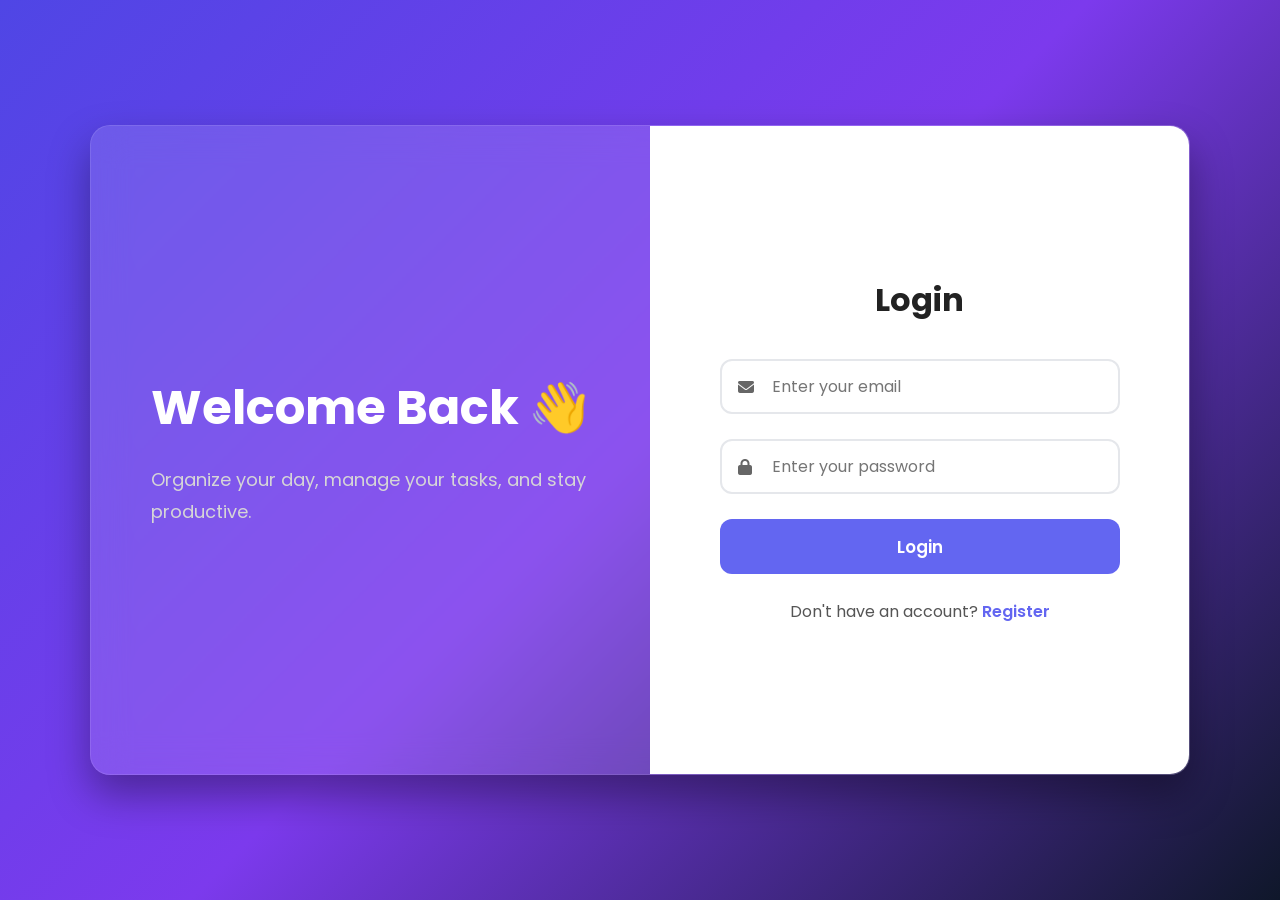
<file: HTML/index.html>
<!DOCTYPE html>
<html lang="en">
<head>
    <meta charset="UTF-8">
    <meta name="viewport" content="width=device-width, initial-scale=1.0">
    <title>To-Do List</title>
    <link rel="stylesheet" href="https://cdnjs.cloudflare.com/ajax/libs/font-awesome/6.5.1/css/all.min.css"/>
    <link rel="stylesheet" href="../CSS/index.css">
</head>
<body>
    <div class="container">
        <div class="top-bar">
        <h3 id="welcomeUser"></h3>
        <button id="logoutBtn">Logout</button>
    </div>
        <header>
            <div class="title">
                <i class="fa-solid fa-clipboard-check"></i>
            <div class="header">
                <div class="header-left">
                    <h2> Your To-Do List</h2>
                    <p>Stay organized. Get things done 🚀</p>
                </div>
            <div class="search-box">
                <span class="search-icon">🔍</span>
                <input type="text"  id="searchInput" placeholder="Search tasks...">
            </div>

            </div>
            </div>
    </header>
        <section class="task-input">
            <input id="taskInput" type="text" placeholder="What do you want to do?">
                <button id="addBtn"> Add Task</button>
        </section>
        <section class="stats">
            <div class="stat-card">
                <h3 id="totalTasks">0</h3>
                    <span>Total</span>
            </div>
            <div class="stat-card">
                <h3 id="completedTasks">0</h3>
                    <span>Completed</span>
            </div>
            <div class="stat-card">
                <h3 id="pendingTasks">0</h3>
                    <span>Pending</span>
            </div>
        </section>
        <section class="filters">
            <button id="allBtn" class="active">All</button>
            <button id="pendingBtn">Pending</button>
            <button id="completedBtn">Completed</button>
        </section>
        <section class="tasks" id="taskContainer">
        </section>
    </div>
    <script src="../JS/index.js"></script>
</body>
</html>
</file>
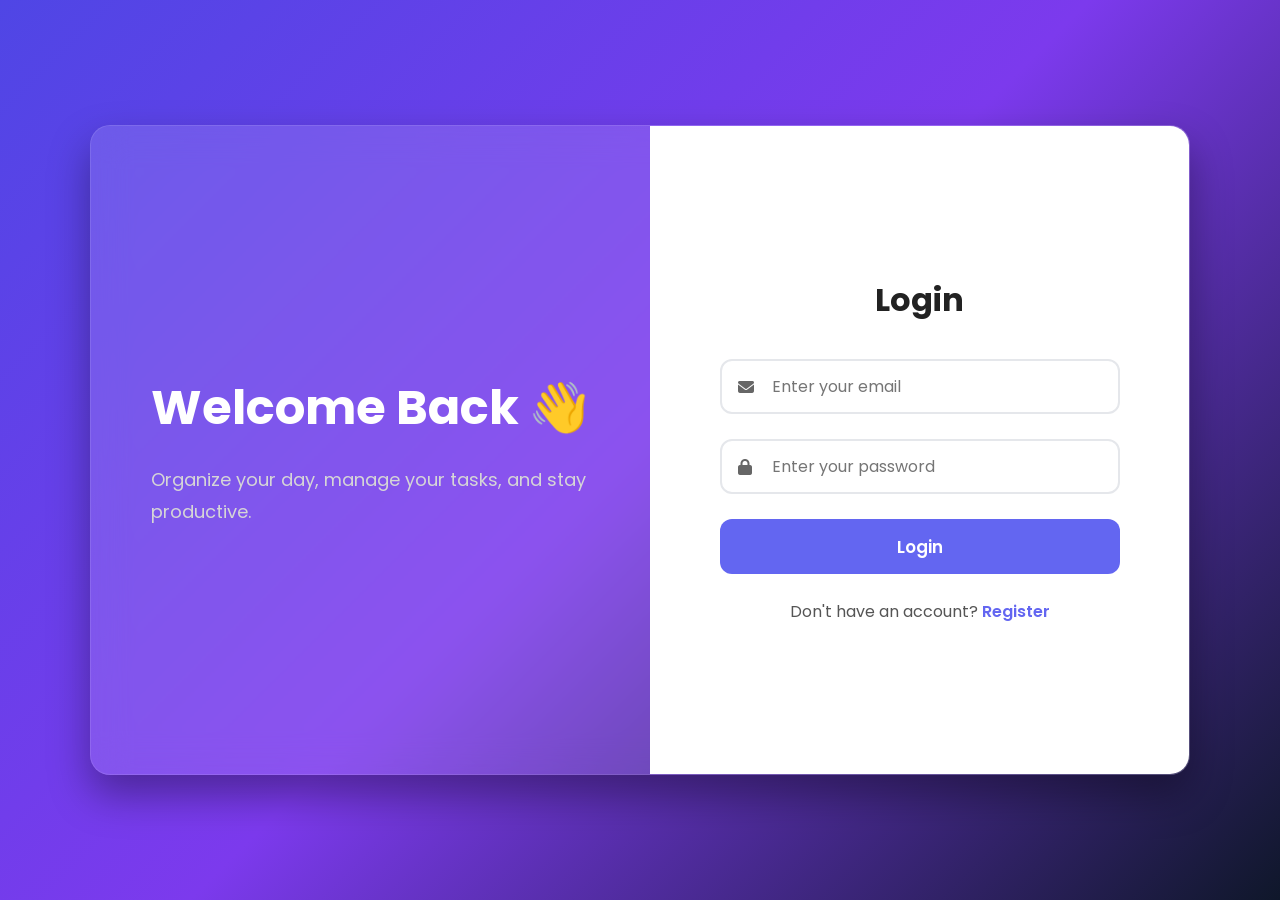
<file: HTML/Login.html>
<!DOCTYPE html>
<html lang="en">
<head>
    <meta charset="UTF-8">
    <meta name="viewport" content="width=device-width, initial-scale=1.0">
    <title>Login | To-Do App</title>
    <link rel="stylesheet" href="../CSS/Login.css">
    <link rel="stylesheet" href="https://cdnjs.cloudflare.com/ajax/libs/font-awesome/6.5.2/css/all.min.css">
</head>
<body>
<div class="login-container">
    <!-- Left Side -->
    <div class="left-side">
        <h1>Welcome Back 👋</h1>
        <p>
            Organize your day, manage your tasks, and stay productive.
        </p>
    </div>
    <!-- Right Side -->
    <div class="right-side">
        <form id="loginForm">
            <h2>Login</h2>
            <div class="input-box">
                <i class="fa-solid fa-envelope"></i>
                <input type="email" id="email" placeholder="Enter your email" required>
            </div>
            <div class="input-box">
                <i class="fa-solid fa-lock"></i>
                <input
                    type="password"  id="password" placeholder="Enter your password" required>
            </div>
            <button type="submit">
                Login
            </button>
            <p>
                Don't have an account?
                <a href="Register.html">
                    Register
                </a>
            </p>
        </form>
    </div>
</div>
<script src="../JS/Login.js"></script>
</body>
</html>
</file>
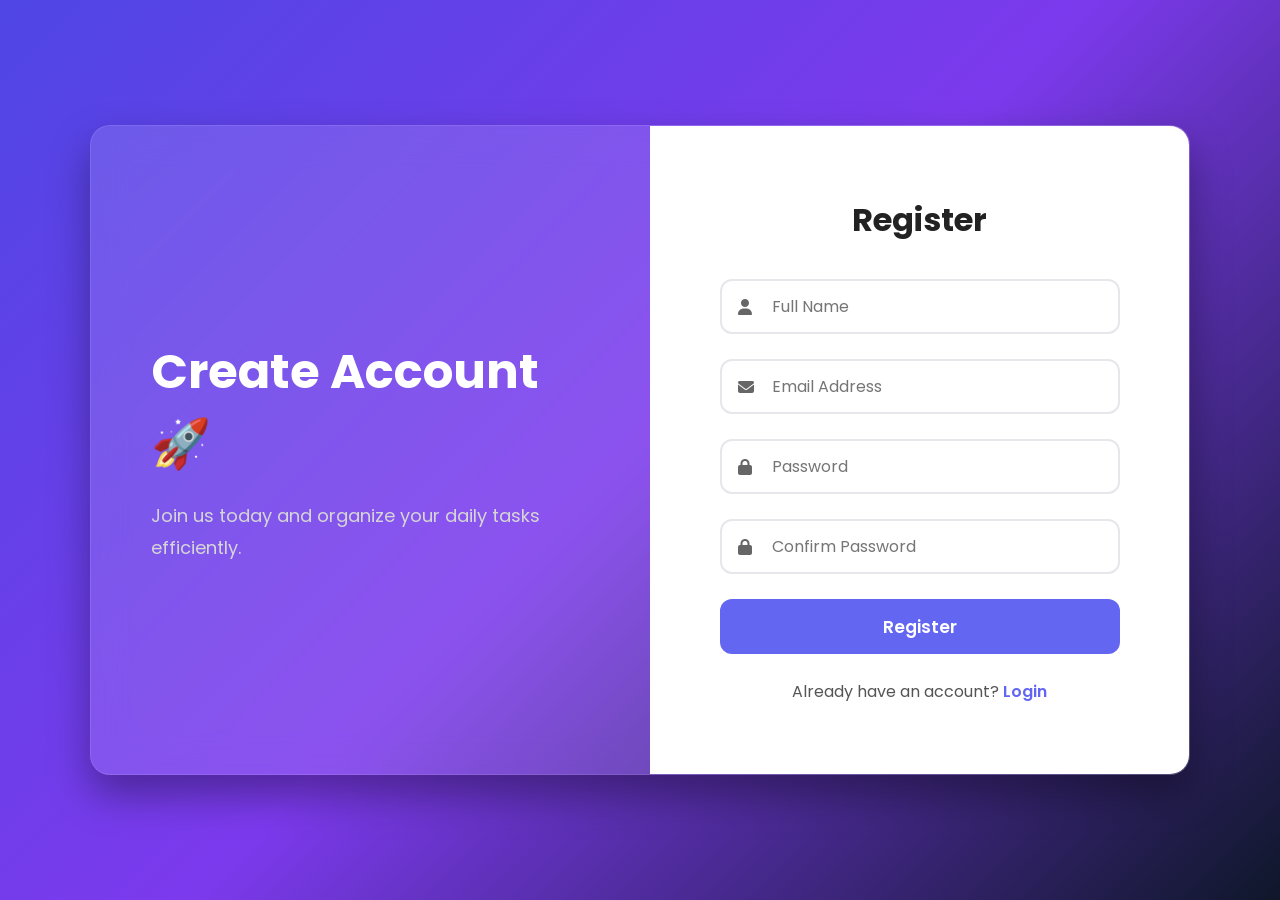
<file: HTML/Register.html>
<!DOCTYPE html>
<html lang="en">
<head>
    <meta charset="UTF-8">
    <meta name="viewport" content="width=device-width, initial-scale=1.0">
    <title>Register | To-Do App</title>
    <link rel="stylesheet" href="../CSS/Register.css">
    <link rel="stylesheet" href="https://cdnjs.cloudflare.com/ajax/libs/font-awesome/6.5.2/css/all.min.css">
</head>
<body>
<div class="login-container">
    <!-- Left Side -->
    <div class="left-side">
        <h1>Create Account 🚀</h1>
        <p>
            Join us today and organize your daily tasks efficiently.
        </p>
    </div>
    <!-- Right Side -->
    <div class="right-side">
        <form id="registerForm">
            <h2>Register</h2>
            <div class="input-box">
                <i class="fa-solid fa-user"></i>
                <input type="text" id="name" placeholder="Full Name" required>
            </div>
            <div class="input-box">
                <i class="fa-solid fa-envelope"></i>
                <input type="email" id="email" placeholder="Email Address" required>
            </div>
            <div class="input-box">
                <i class="fa-solid fa-lock"></i>
                <input type="password" id="password"  placeholder="Password" required>
            </div>
            <div class="input-box">
                <i class="fa-solid fa-lock"></i>
                <input type="password" id="confirmPassword" placeholder="Confirm Password" required>
            </div>
            <button type="submit">
            Register
            </button>
            <p>
                Already have an account?
            <a href="Login.html">Login</a>
            </p>
        </form>
    </div>
</div>
<script src="../JS/Register.js"></script>
</body>
</html>
</file>
<file: CSS/index.css>
*{
    margin:0;
    padding:0;
    box-sizing:border-box;
}

body{
    min-height:100vh;
    font-family:sans-serif;
    background:
    linear-gradient(
    135deg,
    #7c3aed,
    #0f172a);
    display:flex;
    justify-content:center;
    align-items:center;
    padding:30px;
}
/* ---------- Top Bar ---------- */

.top-bar{
    display: flex;
    justify-content: space-between;
    align-items: center;
    margin-bottom: 25px;
    padding-bottom: 15px;
    border-bottom: 1px solid rgba(255,255,255,0.1);
}

#welcomeUser{
    color: #ffffff;
    font-size: 20px;
    font-weight: 600;
}

#logoutBtn{
    padding: 10px 22px;
    border: none;
    outline: none;
    border-radius: 10px;
    cursor: pointer;
    font-size: 15px;
    font-weight: 600;
    color: white;
    background: linear-gradient(135deg,#a855f7,#3b82f6);
    transition: 0.3s;
}

#logoutBtn:hover{
    transform: translateY(-2px);
    box-shadow: 0 8px 20px rgba(59,130,246,.35);
}

 .header{
    display: flex;
    align-items: flex-start;
    gap: 300px;
}

.header-left h1{
    font-size: 3rem;
    color: white;
    margin-bottom: 8px;
}

.header-left p{
    color: #b8b8d0;
}

.search-box{
    position: relative;
    width: 350px;
    flex-shrink: 0;
}

.search-icon{
    position: absolute;
    left: 15px;
    top: 50%;
    transform: translateY(-50%);
    color: #9ca3af;
}

.search-box input{
    width: 100%;
    padding: 14px 18px 14px 45px;
    border: none;
    outline: none;
    border-radius: 12px;
    background: #141a2e;
    color: white;
    font-size: 16px;
}

.search-box input::placeholder{
    color: #9ca3af;
}

.container{
    width:100%;
    max-width:1100px;
    background:
    rgba(10,20,40,.7);
    backdrop-filter:blur(15px);
    border:1px solid rgba(255,255,255,.1);
    border-radius:25px;
    padding:30px;
    color:white;
}

header{
    display:flex;
    justify-content:space-between;
    align-items:center;
    margin-bottom:30px;
}

.title{
    display:flex;
    gap:15px;
    align-items:center;
}

.title i{
    font-size:40px;
    color:#8b5cf6;
}

.title h1{
    font-size:3rem;
}

.title p{
    opacity:.7;
}

.header-icons{
    display:flex;
    gap:15px;
}

.header-icons button{
    width:50px;
    height:50px;
    border-radius:50%;
    border:none;
    background:rgba(255,255,255,.1);
    color:white;
    cursor:pointer;
}

.task-input{
    display:flex;
    gap:15px;
    margin-bottom:25px;
}

.task-input input{
    flex:1;
    padding:18px;
    border:none;
    border-radius:15px;
    background:#0f172a;
    color:white;
}

.task-input button{
    padding:18px 35px;
    border:none;
    border-radius:15px;
    color:white;
    font-weight:bold;
    background:
    linear-gradient(
    135deg,
    #d946ef,
    #3b82f6);
    cursor:pointer;
}

.stats{
    display:grid;
    grid-template-columns:
    repeat(auto-fit,minmax(180px,1fr));
    gap:20px;
    margin-bottom:25px;
}

.stat-card{
    background:
    rgba(255,255,255,.05);
    padding:20px;
    border-radius:20px;
}

.stat-card h3{
    font-size:2rem;
    color:#60a5fa;
}

.filters{
    display:flex;
    gap:10px;
    margin-bottom:25px;
}

.filters button{
    padding:12px 20px;
    border:none;
    border-radius:12px;
    background:
    rgba(255,255,255,.08);
    color:white;
    cursor:pointer;
}

.filters .active{
    background:
    linear-gradient(
    135deg,
    #8b5cf6,
    #3b82f6);
}

.tasks{
    display:flex;
    flex-direction:column;
    gap:15px;
}

.task-card{
    display:flex;
    justify-content:space-between;
    align-items:center;
    padding:20px;
    border-radius:20px;
    background:
    rgba(255,255,255,.05);
}

.task-left{
    display:flex;
    gap:15px;
    align-items:center;
}

.task-left h3{
    margin-bottom:5px;
}

.task-left p{
    opacity:.7;
}

.task-actions{
    display:flex;
    gap:10px;
}

.task-actions button{
    width:45px;
    height:45px;
    border:none;
    border-radius:12px;
    cursor:pointer;
    color:white;
    background:
    rgba(255,255,255,.1);
}

.completed h3{
    text-decoration: line-through;
    opacity: .5;
}

.completed{
    opacity: 0.7;
}
.completed h3{
    text-decoration: line-through;
}
.completed .task-left{
    filter: grayscale(1);
}

.task-left input{
    width: 20px;
    height: 20px;
    cursor: pointer;
}
@media(max-width:768px){
    header{
        flex-direction:column;
        gap:20px;
    }
    .title h1{
        font-size:2rem;
    }
    .task-input{
        flex-direction:column;
    }
    .filters{
        flex-wrap:wrap;
    }
    .task-card{
        flex-direction:column;
        align-items:flex-start;
        gap:20px;
    }
}

@media (max-width: 768px){

    .header{
        flex-direction: column;
        align-items: stretch;
    }

    .search-box{
        width: 100%;
    }

    .header-left h1{
        font-size: 2rem;
    }
}
</file>
<file: CSS/Login.css>
/* Google Font */
@import url('https://fonts.googleapis.com/css2?family=Poppins:wght@300;400;500;600;700&display=swap');

*{
    margin:0;
    padding:0;
    box-sizing:border-box;
    font-family:'Poppins',sans-serif;
}

body{
    min-height:100vh;
    display:flex;
    justify-content:center;
    align-items:center;
    background:linear-gradient(135deg,#4f46e5,#7c3aed,#0f172a);
    padding:20px;
}

/* Main Container */

.login-container{
    width:100%;
    max-width:1100px;
    min-height:650px;
    background:rgba(255,255,255,0.08);
    backdrop-filter:blur(18px);
    border:1px solid rgba(255,255,255,0.15);
    border-radius:20px;
    overflow:hidden;
    display:flex;
    box-shadow:0 20px 40px rgba(0,0,0,.35);
}

/* Left Side */

.left-side{
    flex:1;
    display:flex;
    flex-direction:column;
    justify-content:center;
    padding:60px;
    color:#fff;
    background:rgba(255,255,255,.05);
}

.left-side h1{
    font-size:3rem;
    margin-bottom:20px;
}

.left-side p{
    font-size:18px;
    line-height:1.8;
    color:#d6d6d6;
}

/* Right Side */

.right-side{
    flex:1;
    background:#ffffff;
    display:flex;
    justify-content:center;
    align-items:center;
    padding:50px;
}

/* Form */

form{
    width:100%;
    max-width:400px;
}

form h2{
    text-align:center;
    margin-bottom:35px;
    color:#222;
    font-size:2rem;
}

/* Input Box */

.input-box{
    position:relative;
    margin-bottom:25px;
}

.input-box i{
    position:absolute;
    left:18px;
    top:50%;
    transform:translateY(-50%);
    color:#666;
}

.input-box input{
    width:100%;
    height:55px;
    border:2px solid #e5e7eb;
    border-radius:12px;
    padding-left:50px;
    font-size:16px;
    outline:none;
    transition:.3s;
}

.input-box input:focus{
    border-color:#6366f1;
    box-shadow:0 0 10px rgba(99,102,241,.2);
}

/* Button */

button{
    width:100%;
    height:55px;
    border:none;
    border-radius:12px;
    background:#6366f1;
    color:#fff;
    font-size:17px;
    font-weight:600;
    cursor:pointer;
    transition:.3s;
}

button:hover{
    background:#4f46e5;
    transform:translateY(-2px);
}

/* Bottom Text */

form p{
    margin-top:25px;
    text-align:center;
    color:#555;
}

form p a{
    text-decoration:none;
    color:#6366f1;
    font-weight:600;
}

form p a:hover{
    text-decoration:underline;
}

/* Tablet */

@media(max-width:900px){

    .login-container{
        flex-direction:column;
        min-height:auto;
    }

    .left-side{
        padding:40px;
        text-align:center;
    }

    .left-side h1{
        font-size:2.4rem;
    }

    .left-side p{
        font-size:16px;
    }

    .right-side{
        padding:40px 25px;
    }

}

/* Mobile */

@media(max-width:600px){

    body{
        padding:15px;
    }

    .login-container{
        border-radius:15px;
    }

    .left-side{
        padding:30px 20px;
    }

    .left-side h1{
        font-size:2rem;
    }

    .left-side p{
        font-size:15px;
    }

    .right-side{
        padding:30px 20px;
    }

    form h2{
        font-size:1.8rem;
    }

    .input-box input{
        height:50px;
        font-size:15px;
    }

    button{
        height:50px;
        font-size:16px;
    }

}
</file>
<file: CSS/Register.css>
/* Google Font */
@import url('https://fonts.googleapis.com/css2?family=Poppins:wght@300;400;500;600;700&display=swap');

*{
    margin:0;
    padding:0;
    box-sizing:border-box;
    font-family:'Poppins',sans-serif;
}

body{
    min-height:100vh;
    display:flex;
    justify-content:center;
    align-items:center;
    background:linear-gradient(135deg,#4f46e5,#7c3aed,#0f172a);
    padding:20px;
}

/* Main Container */

.login-container{
    width:100%;
    max-width:1100px;
    min-height:650px;
    background:rgba(255,255,255,0.08);
    backdrop-filter:blur(18px);
    border:1px solid rgba(255,255,255,0.15);
    border-radius:20px;
    overflow:hidden;
    display:flex;
    box-shadow:0 20px 40px rgba(0,0,0,.35);
}

/* Left Side */

.left-side{
    flex:1;
    display:flex;
    flex-direction:column;
    justify-content:center;
    padding:60px;
    color:#fff;
    background:rgba(255,255,255,.05);
}

.left-side h1{
    font-size:3rem;
    margin-bottom:20px;
}

.left-side p{
    font-size:18px;
    line-height:1.8;
    color:#d6d6d6;
}

/* Right Side */

.right-side{
    flex:1;
    background:#ffffff;
    display:flex;
    justify-content:center;
    align-items:center;
    padding:50px;
}

/* Form */

form{
    width:100%;
    max-width:400px;
}

form h2{
    text-align:center;
    margin-bottom:35px;
    color:#222;
    font-size:2rem;
}

/* Input Box */

.input-box{
    position:relative;
    margin-bottom:25px;
}

.input-box i{
    position:absolute;
    left:18px;
    top:50%;
    transform:translateY(-50%);
    color:#666;
}

.input-box input{
    width:100%;
    height:55px;
    border:2px solid #e5e7eb;
    border-radius:12px;
    padding-left:50px;
    font-size:16px;
    outline:none;
    transition:.3s;
}

.input-box input:focus{
    border-color:#6366f1;
    box-shadow:0 0 10px rgba(99,102,241,.2);
}

/* Button */

button{
    width:100%;
    height:55px;
    border:none;
    border-radius:12px;
    background:#6366f1;
    color:#fff;
    font-size:17px;
    font-weight:600;
    cursor:pointer;
    transition:.3s;
}

button:hover{
    background:#4f46e5;
    transform:translateY(-2px);
}

/* Bottom Text */

form p{
    margin-top:25px;
    text-align:center;
    color:#555;
}

form p a{
    text-decoration:none;
    color:#6366f1;
    font-weight:600;
}

form p a:hover{
    text-decoration:underline;
}

/* Tablet */

@media(max-width:900px){

    .login-container{
        flex-direction:column;
        min-height:auto;
    }

    .left-side{
        padding:40px;
        text-align:center;
    }

    .left-side h1{
        font-size:2.4rem;
    }

    .left-side p{
        font-size:16px;
    }

    .right-side{
        padding:40px 25px;
    }

}

/* Mobile */

@media(max-width:600px){

    body{
        padding:15px;
    }

    .login-container{
        border-radius:15px;
    }

    .left-side{
        padding:30px 20px;
    }

    .left-side h1{
        font-size:2rem;
    }

    .left-side p{
        font-size:15px;
    }

    .right-side{
        padding:30px 20px;
    }

    form h2{
        font-size:1.8rem;
    }

    .input-box input{
        height:50px;
        font-size:15px;
    }

    button{
        height:50px;
        font-size:16px;
    }

}
</file>
